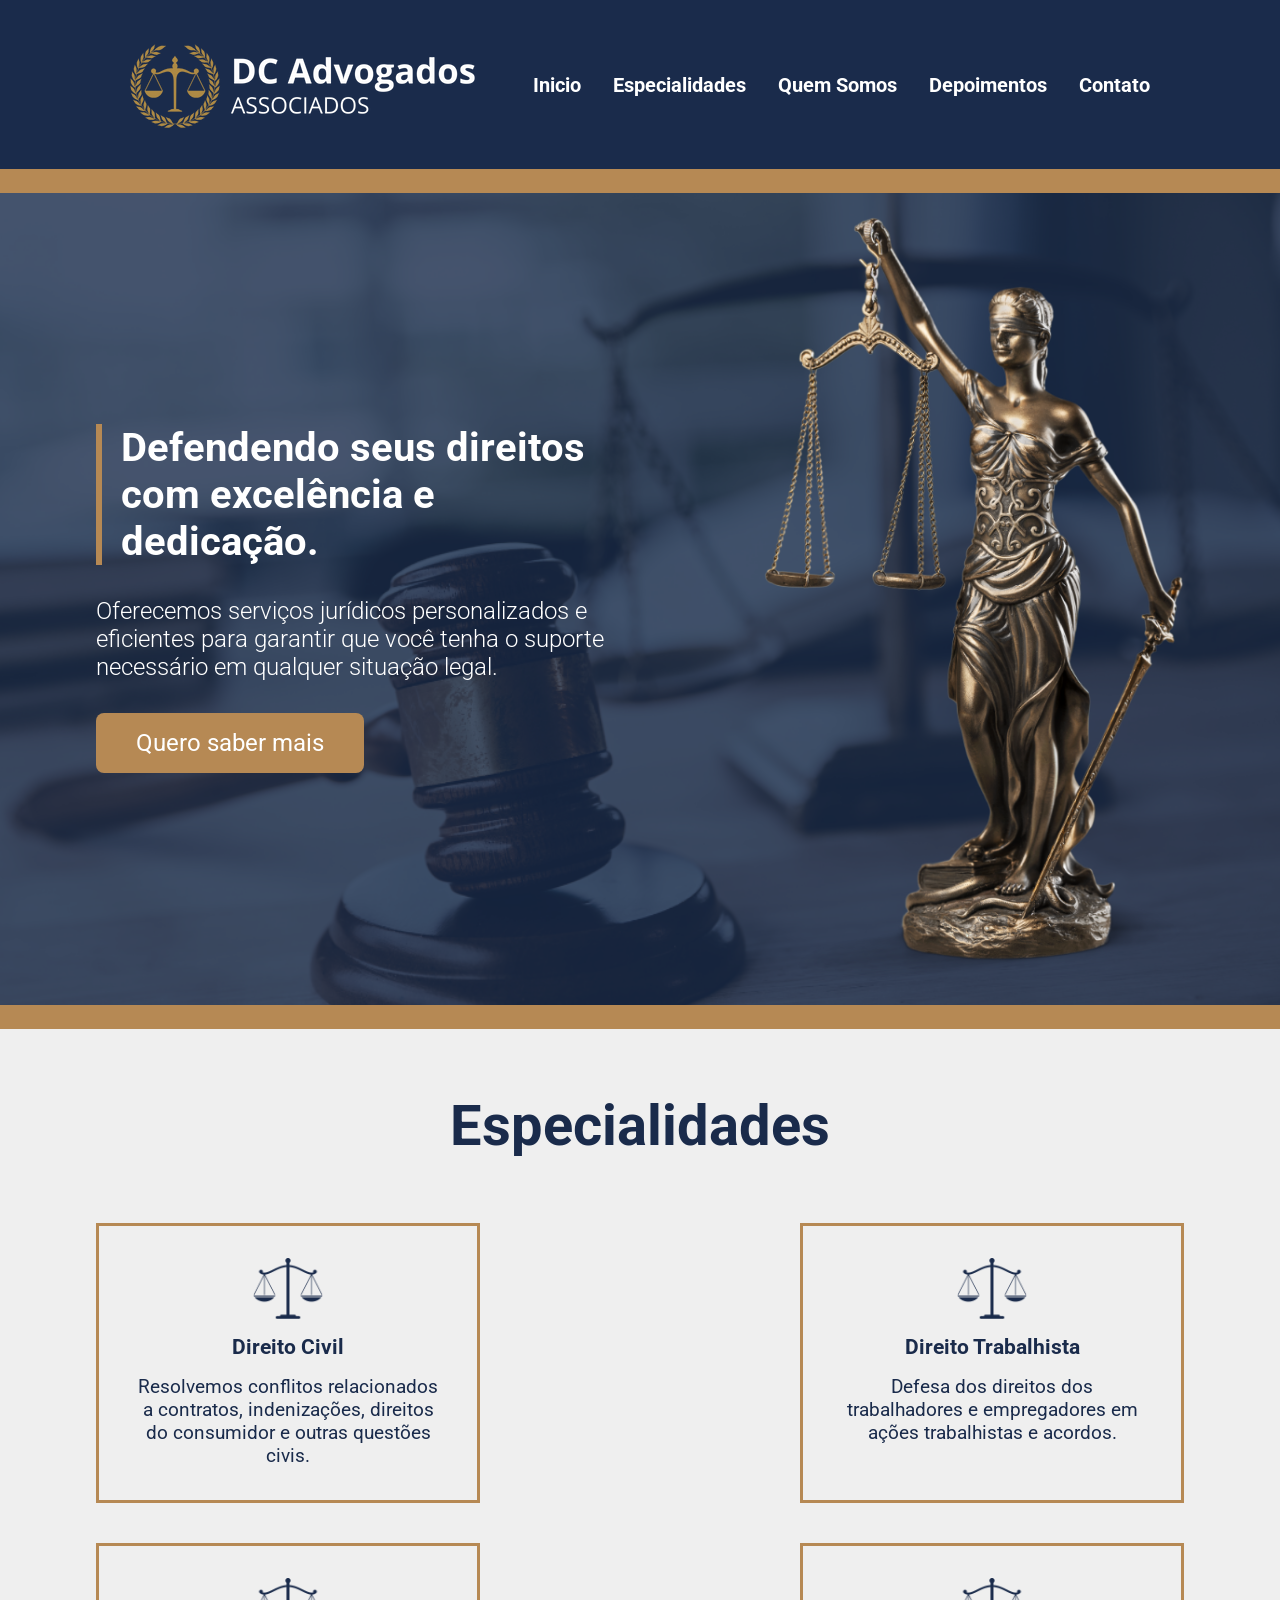
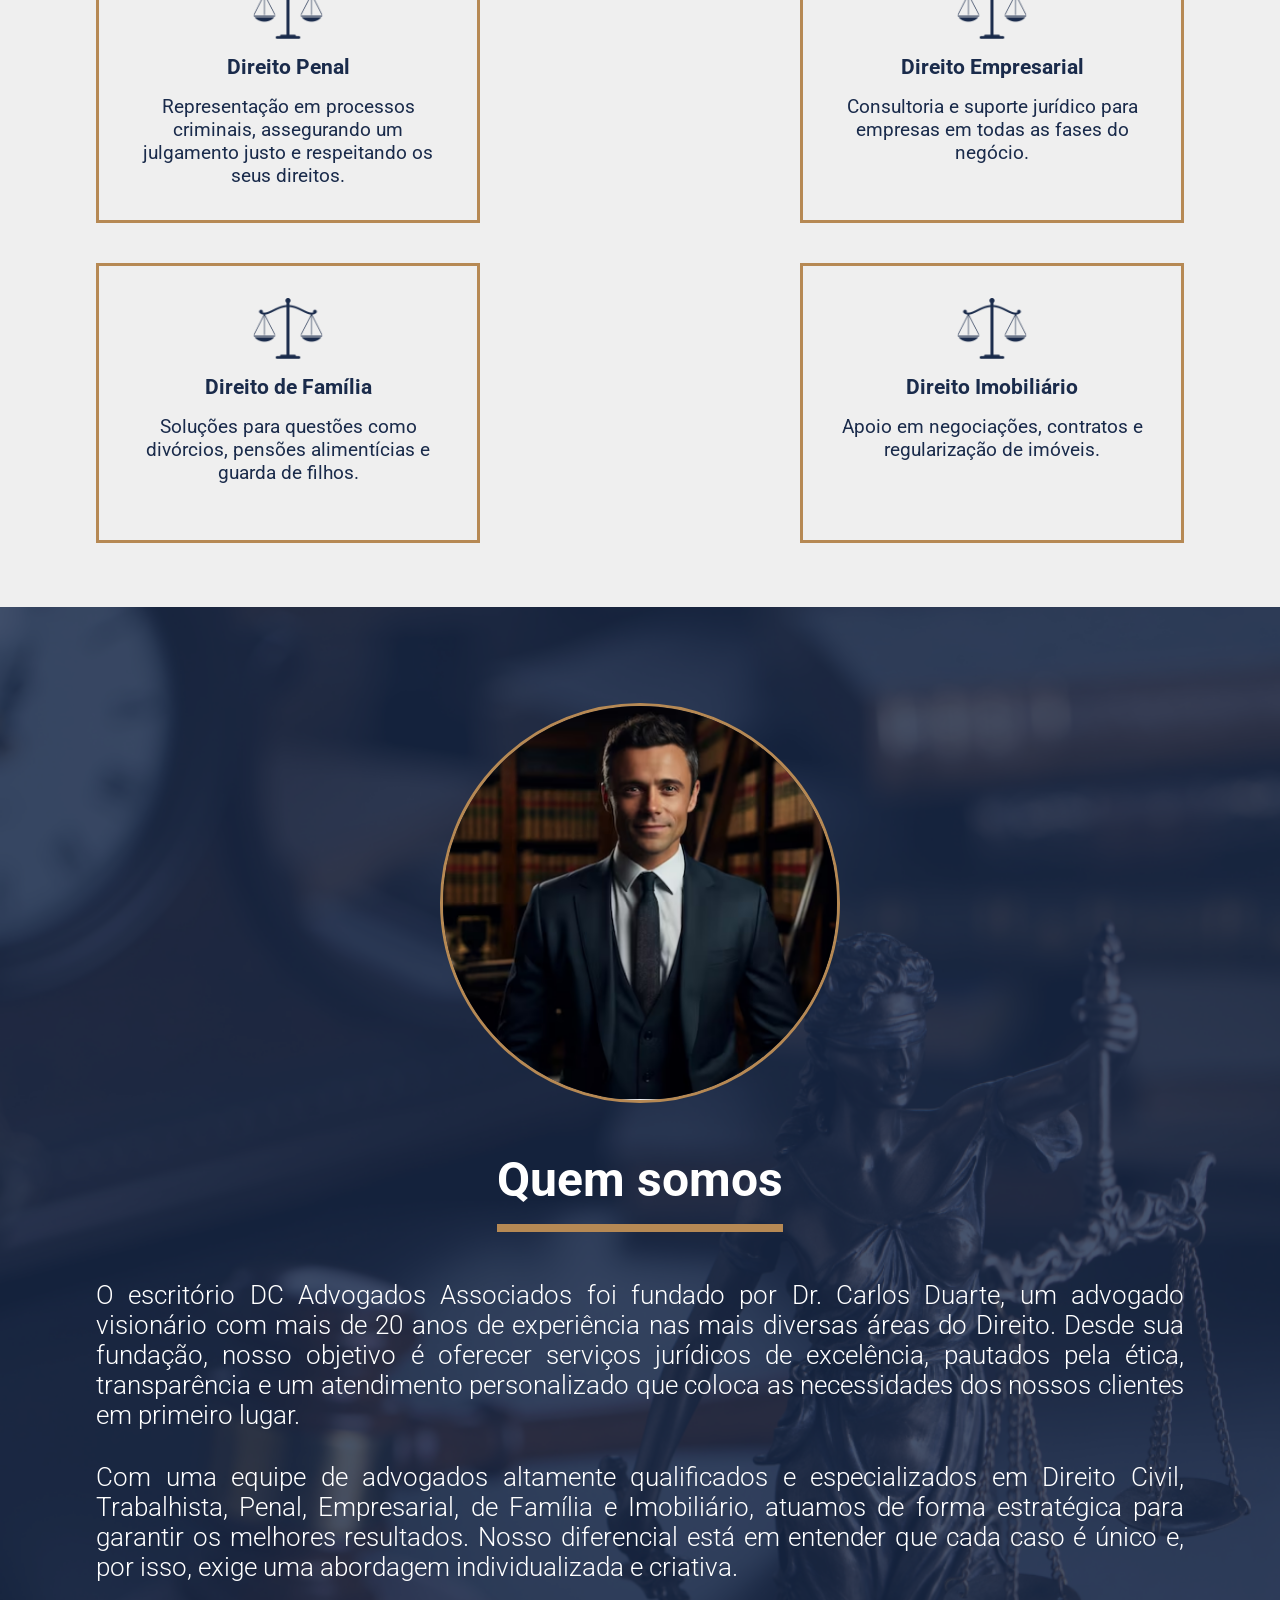
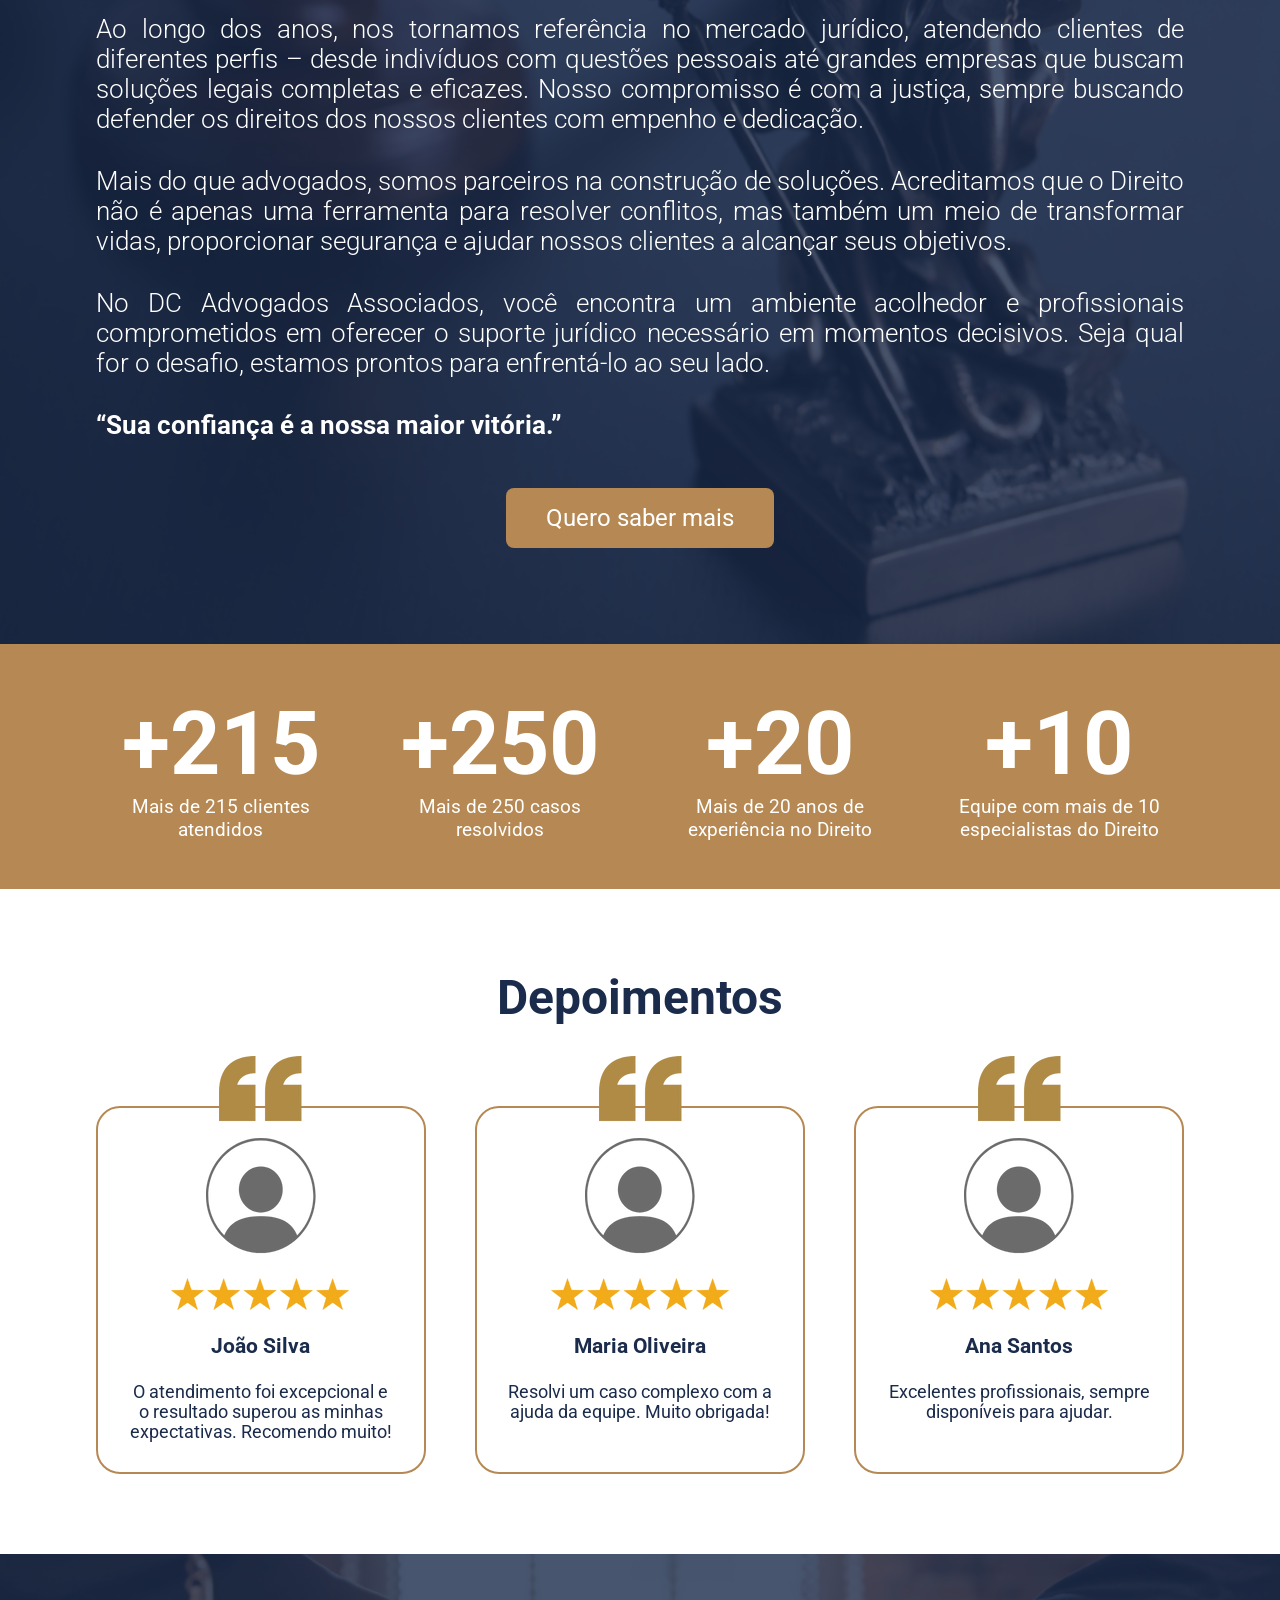
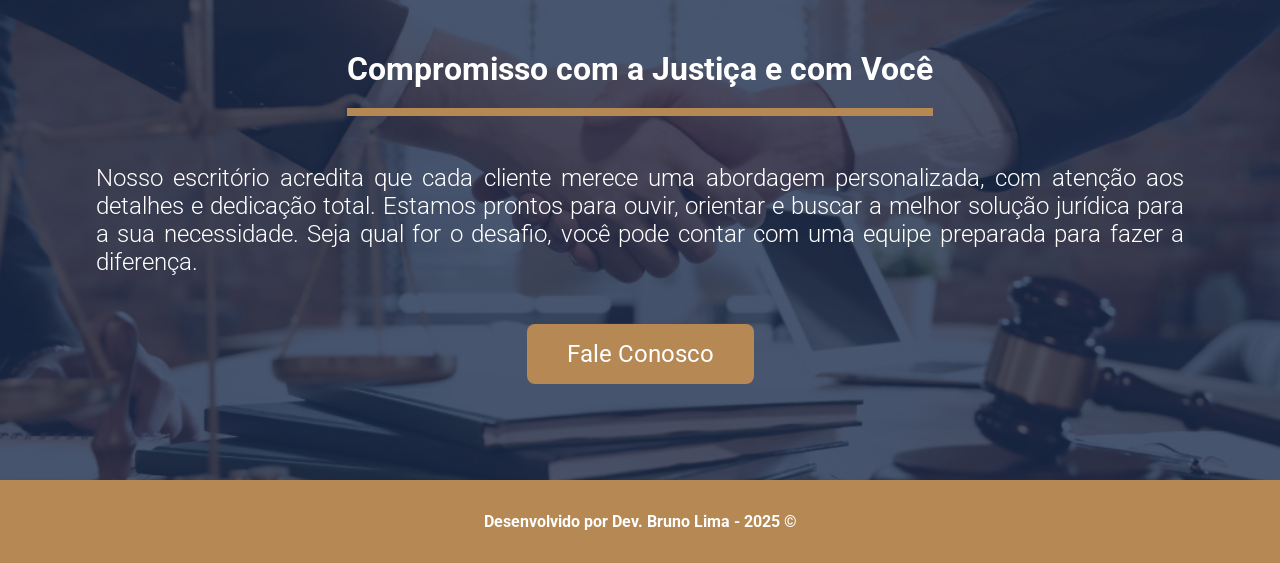
<file: index.html>
<!DOCTYPE html>
<html lang="pt-BR">
  <head>
    <meta charset="UTF-8" />
    <meta name="viewport" content="width=device-width, initial-scale=1.0" />
    <title>DC Advogados</title>
    <link rel="preconnect" href="https://fonts.googleapis.com" />
    <link rel="preconnect" href="https://fonts.gstatic.com" crossorigin />
    <link
      href="https://fonts.googleapis.com/css2?family=Roboto:ital,wght@0,100..900;1,100..900&display=swap"
      rel="stylesheet"
    />
    <link rel="stylesheet" href="styles.css" />
  </head>
  <body>
    <!-- Cabeçalho -->
    <header class="container-header-cabecalho">
      <div class="container-div-cabecalho">
        <img src="./assets/logo.png" alt="logo Dc Advogados" />
        <nav class="container-nav-cabecalho">
          <ul class="container-ul-cabecalho">
            <li>
              <a href="index.html">Inicio</a>
            </li>
            <li>
              <a href="#especialidades">Especialidades</a>
            </li>
            <li>
              <a href="#quemsomos">Quem Somos</a>
            </li>
            <li>
              <a href="#depoimentos">Depoimentos</a>
            </li>
            <li>
              <a href="./pages/contato.html">Contato</a>
            </li>
          </ul>
        </nav>
      </div>
    </header>
    <!-- Banner principal -->
    <section class="container-section-banner-principal">
      <div class="container-div-banner-principal">
        <div class="container-div-textos-banner-principal">
          <h1>Defendendo seus direitos com excelência e dedicação.</h1>
          <p>
            Oferecemos serviços jurídicos personalizados e eficientes para
            garantir que você tenha o suporte necessário em qualquer situação
            legal.
          </p>
          <a class="botao-wpp" href="https://wa.me/85988307887" target="_blank">Quero saber mais</a>
        </div>
        <img
          id="estatua-justica"
          src="./assets/justica.png"
          alt="Estatua justiça"
        />
      </div>
    </section>

    <!-- Especialidades -->

    <section class="container-section-especialidades" id="especialidades">
      <div class="container-div-especialidades">
        <h2>Especialidades</h2>
        <div class="container-div-cards-especialidades">
          <div class="card-especialidades">
            <img src="./assets/balanca.png" alt="balanca" />
            <h3>Direito Civil</h3>
            <p>
              Resolvemos conflitos relacionados a contratos, indenizações,
              direitos do consumidor e outras questões civis.
            </p>
          </div>

          <div class="card-especialidades">
            <img src="./assets/balanca.png" alt="balanca" />
            <h3>Direito Trabalhista</h3>
            <p>
              Defesa dos direitos dos trabalhadores e empregadores em ações
              trabalhistas e acordos.
            </p>
          </div>

          <div class="card-especialidades">
            <img src="./assets/balanca.png" alt="balanca" />
            <h3>Direito Penal</h3>
            <p>
              Representação em processos criminais, assegurando um julgamento
              justo e respeitando os seus direitos.
            </p>
          </div>

          <div class="card-especialidades">
            <img src="./assets/balanca.png" alt="balanca" />
            <h3>Direito Empresarial</h3>
            <p>
              Consultoria e suporte jurídico para empresas em todas as fases do
              negócio.
            </p>
          </div>

          <div class="card-especialidades">
            <img src="./assets/balanca.png" alt="balanca" />
            <h3>Direito de Família</h3>
            <p>
              Soluções para questões como divórcios, pensões alimentícias e
              guarda de filhos.
            </p>
          </div>

          <div class="card-especialidades">
            <img src="./assets/balanca.png" alt="balanca" />
            <h3>Direito Imobiliário</h3>
            <p>Apoio em negociações, contratos e regularização de imóveis.</p>
          </div>
        </div>
      </div>
    </section>

    <!-- Quem somos -->

    <section class="container-section-quem-somos" id="quemsomos">
      <div class="container-div-quem-somos">
        <img src="./assets/advogado.png" alt="advogado" />
        <h2>Quem somos</h2>
        <div class="container-div-paragrafos-quem-somos">
          <p>
            O escritório DC Advogados Associados foi fundado por Dr. Carlos
            Duarte, um advogado visionário com mais de 20 anos de experiência
            nas mais diversas áreas do Direito. Desde sua fundação, nosso
            objetivo é oferecer serviços jurídicos de excelência, pautados pela
            ética, transparência e um atendimento personalizado que coloca as
            necessidades dos nossos clientes em primeiro lugar.
          </p>
          <p>
            Com uma equipe de advogados altamente qualificados e especializados
            em Direito Civil, Trabalhista, Penal, Empresarial, de Família e
            Imobiliário, atuamos de forma estratégica para garantir os melhores
            resultados. Nosso diferencial está em entender que cada caso é único
            e, por isso, exige uma abordagem individualizada e criativa.
          </p>
          <p>
            Ao longo dos anos, nos tornamos referência no mercado jurídico,
            atendendo clientes de diferentes perfis – desde indivíduos com
            questões pessoais até grandes empresas que buscam soluções legais
            completas e eficazes. Nosso compromisso é com a justiça, sempre
            buscando defender os direitos dos nossos clientes com empenho e
            dedicação.
          </p>
          <p>
            Mais do que advogados, somos parceiros na construção de soluções.
            Acreditamos que o Direito não é apenas uma ferramenta para resolver
            conflitos, mas também um meio de transformar vidas, proporcionar
            segurança e ajudar nossos clientes a alcançar seus objetivos.
          </p>
          <p>
            No DC Advogados Associados, você encontra um ambiente acolhedor e
            profissionais comprometidos em oferecer o suporte jurídico
            necessário em momentos decisivos. Seja qual for o desafio, estamos
            prontos para enfrentá-lo ao seu lado.
          </p>
          <p id="ultimo-paragrafo-quem-somos">
            “Sua confiança é a nossa maior vitória.”
          </p>
        </div>
        <a class="botao-wpp" href="https://wa.me/85988307887" target="_blank">Quero saber mais</a>
      </div>
    </section>

    <!-- Números -->

    <section class="container-section-numeros">
      <div class="container-div-numeros">
        <div class="card-numeros">
          <h2>+215</h2>
          <p>Mais de 215 clientes atendidos</p>
        </div>
        <div class="card-numeros">
          <h2>+250</h2>
          <p>Mais de 250 casos resolvidos</p>
        </div>
        <div class="card-numeros">
          <h2>+20</h2>
          <p>Mais de 20 anos de experiência no Direito</p>
        </div>
        <div class="card-numeros">
          <h2>+10</h2>
          <p>Equipe com mais de 10 especialistas do Direito</p>
        </div>
      </div>
    </section>

    <!-- Depoimentos -->

    <section class="container-section-depoimentos" id="depoimentos">
      <div class="container-div-depoimentos">
        <h2>Depoimentos</h2>
        <div class="container-div-cards-depoimentos">
          <div class="card-depoimentos">
            <img src="./assets/aspas.png" class="aspas" alt="aspas" />
            <img src="./assets/usuario.png" alt="usuario" />
            <img src="./assets/estrelas.png" alt="estrelas" />
            <h3>João Silva</h3>
            <p>
              O atendimento foi excepcional e o resultado superou as minhas
              expectativas. Recomendo muito!
            </p>
          </div>

          <div class="card-depoimentos">
            <img src="./assets/aspas.png" class="aspas" alt="aspas" />
            <img src="./assets/usuario.png" alt="usuario" />
            <img src="./assets/estrelas.png" alt="estrelas" />
            <h3>Maria Oliveira</h3>
            <p>
              Resolvi um caso complexo com a ajuda da equipe. Muito obrigada!
            </p>
          </div>

          <div class="card-depoimentos">
            <img src="./assets/aspas.png" class="aspas" alt="aspas" />
            <img src="./assets/usuario.png" alt="usuario" />
            <img src="./assets/estrelas.png" alt="estrelas" />
            <h3>Ana Santos</h3>
            <p>Excelentes profissionais, sempre disponíveis para ajudar.</p>
          </div>
        </div>
      </div>
    </section>

    <!-- Compromisso -->

    <section class="container-section-compromisso">
      <div class="container-div-compromisso">
        <h2>Compromisso com a Justiça e com Você</h2>
        <p>
          Nosso escritório acredita que cada cliente merece uma abordagem
          personalizada, com atenção aos detalhes e dedicação total. Estamos
          prontos para ouvir, orientar e buscar a melhor solução jurídica para a
          sua necessidade. Seja qual for o desafio, você pode contar com uma
          equipe preparada para fazer a diferença.
        </p>
        <a class="botao-wpp" href="https://wa.me/85988307887" target="_blank">Fale Conosco</a>
      </div>
    </section>

    <!-- Footer - Rodapé -->

    <footer>Desenvolvido por Dev. Bruno Lima - 2025 &copy;</footer>
  </body>
</html>
</file>
<file: styles.css>
* {
  box-sizing: border-box;
  padding: 0;
  margin: 0;
}

body {
  font-family: "Roboto", sans-serif;
  scroll-behavior: smooth;
  position: relative;
}
html {
    scroll-behavior: smooth; /*rolagem mais lenta*/
  }

/* Cabeçalho */
header{
    position: sticky;
    width: 100%;
    top: 0;
    left: 0;
    z-index: 3;
}


.container-header-cabecalho {
  background-color: #1a2b4b;
  border-bottom: 1.5rem solid #b68954;
  display: flex;
  justify-content: center;
  padding: 2.5rem;
}

.container-div-cabecalho {
  width: 85%;
  display: flex;
  flex-direction: row;
  justify-content: space-between;
  align-items: center;
}

.container-ul-cabecalho {
  display: flex;
  flex-direction: row;
  gap: 2rem;
}

.container-ul-cabecalho li {
  list-style: none;
}

.container-ul-cabecalho li a {
  text-decoration: none;
  color: white;
  font-weight: bold;
  font-size: 1.25rem;
}

.container-ul-cabecalho li a:hover {
  color: #b68954;
  border-top: 0.38rem solid #b68954;
  border-bottom: 0.38rem solid #b68954;
  padding: 0.75rem 0;
  transition: 0.4s ease;
}

/* Banner principal */

.container-section-banner-principal {
  background-image: url("assets/banner1.png");
  background-size: cover;
  border-bottom: 1.5rem solid #b68954;
  display: flex;
  justify-content: center;
  padding: 1.5rem 0;
  position: relative;
}

.container-section-banner-principal::before {
  content: "";
  width: 100%;
  height: 100%;
  background-color: #1a2b4b;
  position: absolute;
  top: 0;
  left: 0;
  right: 0;
  bottom: 0;
  opacity: 0.8;
}

.container-div-banner-principal {
  width: 85%;
  display: flex;
  flex-direction: row;
  justify-content: space-between;
  align-items: center;
  z-index: 2;
}

.container-div-textos-banner-principal {
  width: 50%;
  display: flex;
  flex-direction: column;
  gap: 2rem;
}

.container-div-textos-banner-principal h1 {
  color: white;
  font-size: 2.5rem;
  border-left: 0.38rem solid #b68954;
  padding-left: 1.2rem;
}

.container-div-textos-banner-principal p {
  color: white;
  font-size: 1.5rem;
  font-weight: 300;
}

.botao-wpp {
  background-color: #b68954;
  width: fit-content;
  padding: 1rem 2.5rem;
  text-decoration: none;
  color: white;
  border-radius: 0.5rem;
  font-size: 1.5rem;
  transition: 0.4s ease;
}

.botao-wpp:hover {
  background-color: #b6a38d;
}

#estatua-justica {
  width: 26.25rem;
}

/* Especialidades */

.container-section-especialidades {
  background-color: #efefef;
  display: flex;
  justify-content: center;
  padding: 4rem 0;
}

.container-div-especialidades {
  width: 85%;
}

.container-div-especialidades h2 {
  width: 100%;
  text-align: center;
  color: #1a2b4b;
  font-size: 3.5rem;
  margin-bottom: 4rem;
}

.container-div-cards-especialidades {
  display: flex;
  flex-direction: row;
  flex-wrap: wrap;
  gap: 2.5rem;
  justify-content: space-between;
}

.card-especialidades {
  width: 24rem;
  height: 17.5rem;
  border: 0.2rem solid #b68954;
  display: flex;
  flex-direction: column;
  align-items: center;
  text-align: center;
  padding: 2rem;
  gap: 1rem;
  color: #1a2b4b;
}

.card-especialidades h3 {
  font-size: 1.3rem;
}

.card-especialidades p {
  font-size: 1.2rem;
}

.card-especialidades img {
  width: 4.37rem;
}

/* quem somos */

.container-section-quem-somos {
  background-image: url("./assets/banner-sobre-mim.png");
  background-size: cover;
  display: flex;
  justify-content: center;
  padding: 6rem 0;
  position: relative;
}

.container-section-quem-somos::before {
  content: "";
  width: 100%;
  height: 100%;
  background-color: #1a2b4b;
  display: flex;
  position: absolute;
  top: 0;
  bottom: 0;
  right: 0;
  left: 0;
  opacity: 0.8;
}

.container-div-quem-somos {
  width: 85%;
  display: flex;
  flex-direction: column;
  align-items: center;
  gap: 3rem;
  z-index: 2;
}

.container-div-quem-somos img {
  width: 25rem;
  height: 25rem;
  object-fit: cover;
  border-radius: 100%;
  border: 0.2rem solid #b68954;
}

.container-div-quem-somos h2 {
  font-size: 3rem;
  color: white;
  border-bottom: 0.5rem solid #b68954;
  padding-bottom: 1rem;
}

.container-div-paragrafos-quem-somos {
  display: flex;
  flex-direction: column;
  gap: 2rem;
  font-size: 1.6rem;
  color: white;
  text-align: justify;
  font-weight: 300;
}

#ultimo-paragrafo-quem-somos {
  font-weight: bold;
}

/* números */

.container-section-numeros {
  background-color: #b68954;
  display: flex;
  justify-content: center;
  padding: 3rem 0;
}

.container-div-numeros {
  width: 85%;
  display: flex;
  flex-direction: row;
  justify-content: space-between;
  flex-wrap: wrap;
}

.card-numeros {
  width: 15.6rem;
  text-align: center;
  color: white;
}

.card-numeros h2 {
  font-size: 5.5rem;
}

.card-numeros p {
  font-size: 1.2rem;
}

/* depoimentos */

.container-section-depoimentos {
  display: flex;
  justify-content: center;
  padding: 5rem 0;
}

.container-div-depoimentos {
  width: 85%;
  color: #1a2b4b;
  position: relative;
}

.container-div-depoimentos h2 {
  font-size: 3rem;
  text-align: center;
  margin-bottom: 5rem;
}

.container-div-cards-depoimentos {
  display: flex;
  flex-direction: row;
  flex-wrap: wrap;
  justify-content: space-between;
}

.card-depoimentos {
  border: 0.15rem solid #b68954;
  border-radius: 1.5rem;
  width: 20.62rem;
  display: flex;
  flex-direction: column;
  align-items: center;
  text-align: center;
  gap: 1.5rem;
  padding: 1.9rem;
}

.card-depoimentos h3 {
  font-size: 1.3rem;
}

.card-depoimentos p {
  font-size: 1.1rem;
}
.aspas {
  position: absolute;
  bottom: 22rem;
}
/*Compromisso*/
.container-section-compromisso {
  background-image: url("assets/banner-aperto-maos.png");
  background-size: cover;
  display: flex;
  justify-content: center;
  padding: 6rem 0;
  position: relative;
}
.container-section-compromisso::before {
  content: "";
  width: 100%;
  height: 100%;
  background-color: #1a2b4b;
  position: absolute;
  top: 0;
  bottom: 0;
  right: 0;
  left: 0;
  opacity: 0.8;
}
.container-div-compromisso {
  width: 85%;
  display: flex;
  flex-direction: column;
  align-items: center;
  gap: 3rem;
  z-index: 2;
}
.container-div-compromisso h2 {
  color: white;
  font-size: 2rem;
  border-bottom: 0.5rem solid #b68954;
  padding-bottom: 1.2rem;
}
.container-div-compromisso p {
  color: white;
  text-align: justify;
  font-size: 1.5rem;
  font-weight: 300;
}
/*footer*/
footer {
  background-color: #b68954;
  text-align: center;
  padding: 2rem;
  color: white;
  font-weight: 700;
}
</file>
